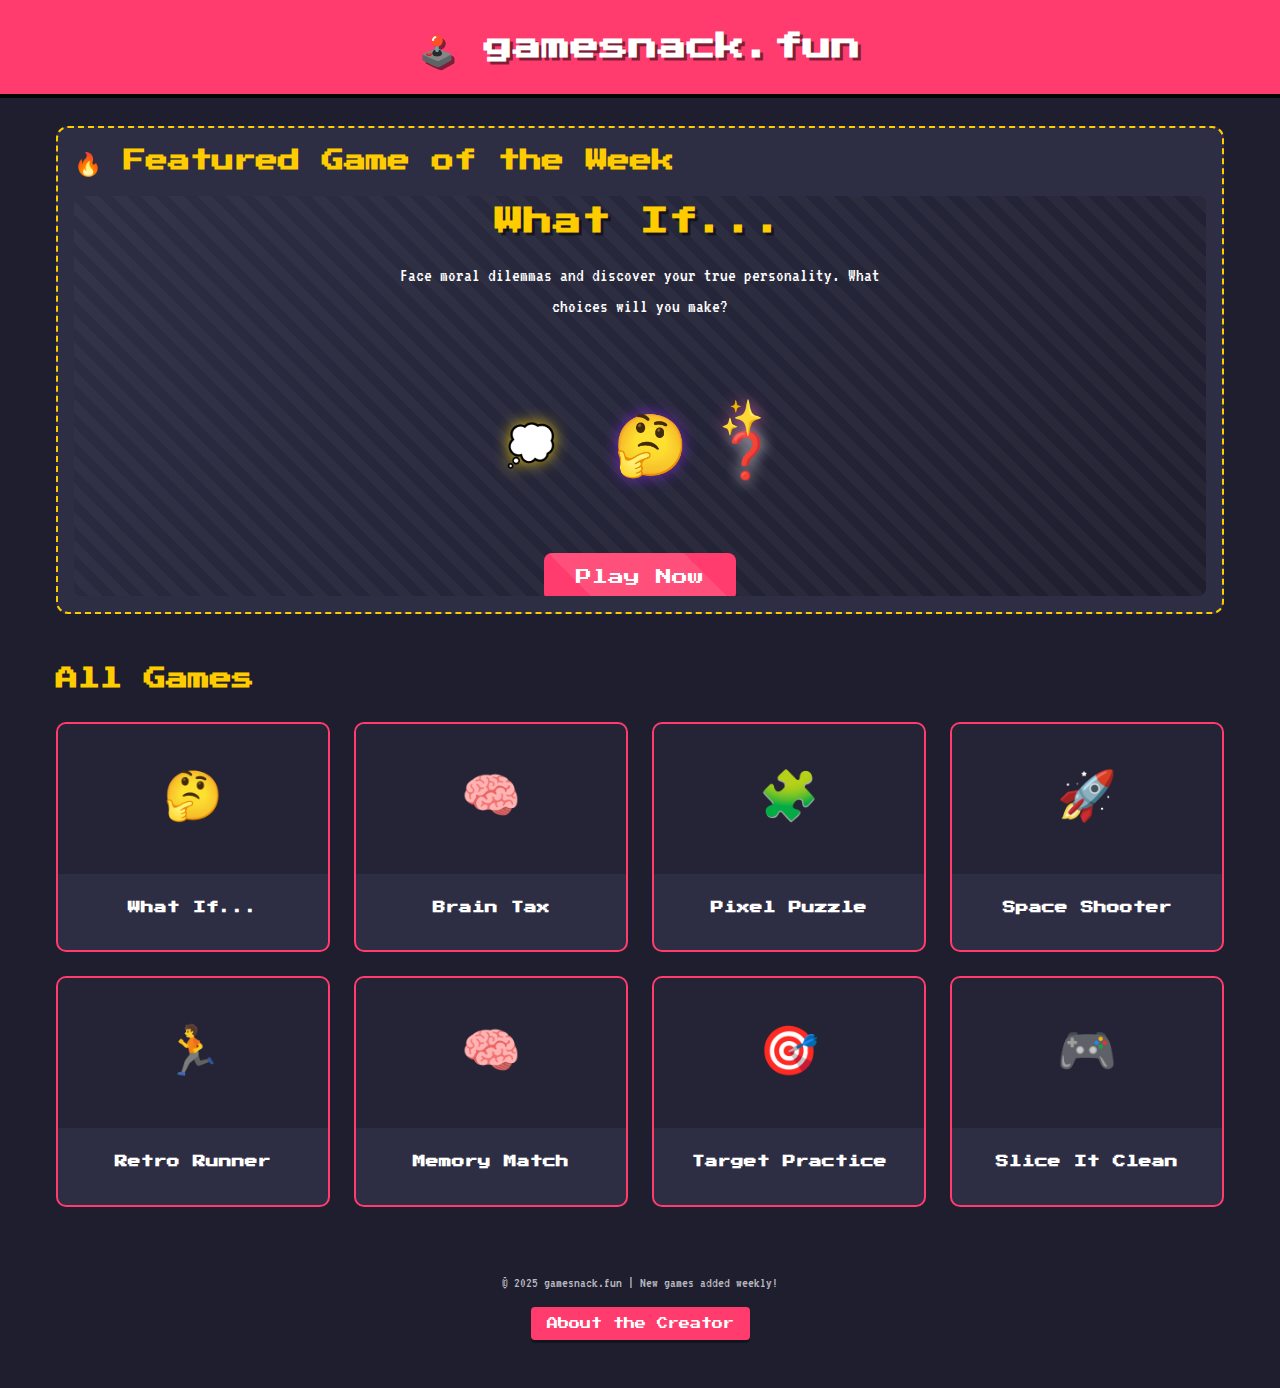
<file: index.html>
<!DOCTYPE html>
<html lang="en">
<head>
    <meta charset="UTF-8">
    <meta name="viewport" content="width=device-width, initial-scale=1.0">
    <!-- Google tag (gtag.js) -->
    <script async src="https://www.googletagmanager.com/gtag/js?id=G-KVVZQCTHH2"></script>
    <script>
      window.dataLayer = window.dataLayer || [];
      function gtag(){dataLayer.push(arguments);}
      gtag('js', new Date());
      gtag('config', 'G-KVVZQCTHH2');
    </script>
    <title>gamesnack.fun - cool little games</title>
    <link rel="preconnect" href="https://fonts.googleapis.com">
    <link rel="preconnect" href="https://fonts.gstatic.com" crossorigin>
    <link href="https://fonts.googleapis.com/css2?family=Press+Start+2P&family=Share+Tech+Mono&family=VT323&display=swap" rel="stylesheet">
    <link rel="stylesheet" href="styles.css">
</head>
<body>
    <header>
        <h1>🕹️ gamesnack.fun</h1>
    </header>

    <main>
        <section class="featured-game">
            <h2>🔥 Featured Game of the Week</h2>
            <div class="game-container">
                <div class="game-preview">
                    <div class="game-preview-content">
                        <h3 class="featured-title">What If...</h3>
                        <p class="featured-description">Face moral dilemmas and discover your true personality. What choices will you make?</p>
                        <div class="featured-animation">
                            <div class="animation-object brain">🤔</div>
                            <div class="animation-object spark">💭</div>
                            <div class="animation-object idea">❓</div>
                            <div class="animation-object star">✨</div>
                        </div>
                        <button id="playFeaturedGame" class="play-button">Play Now</button>
                    </div>
                </div>
            </div>
        </section>

        <section class="games-grid">
            <h2>All Games</h2>
            <div class="grid">
                <!-- Game Card 1 - What If (new featured game) -->
                <div class="game-card">
                    <div class="thumbnail">
                        <div class="placeholder-img">🤔</div>
                    </div>
                    <h3>What If...</h3>
                </div>

                <!-- Game Card 2 - Brain Tax -->
                <div class="game-card">
                    <div class="thumbnail">
                        <div class="placeholder-img">🧠</div>
                    </div>
                    <h3>Brain Tax</h3>
                </div>

                <!-- Game Card 3 -->
                <div class="game-card">
                    <div class="thumbnail">
                        <div class="placeholder-img">🧩</div>
                    </div>
                    <h3>Pixel Puzzle</h3>
                </div>

                <!-- Game Card 4 -->
                <div class="game-card">
                    <div class="thumbnail">
                        <div class="placeholder-img">🚀</div>
                    </div>
                    <h3>Space Shooter</h3>
                </div>

                <!-- Game Card 5 -->
                <div class="game-card">
                    <div class="thumbnail">
                        <div class="placeholder-img">🏃</div>
                    </div>
                    <h3>Retro Runner</h3>
                </div>

                <!-- Game Card 6 -->
                <div class="game-card">
                    <div class="thumbnail">
                        <div class="placeholder-img">🧠</div>
                    </div>
                    <h3>Memory Match</h3>
                </div>

                <!-- Game Card 7 -->
                <div class="game-card">
                    <div class="thumbnail">
                        <div class="placeholder-img">🎯</div>
                    </div>
                    <h3>Target Practice</h3>
                </div>

                <!-- Game Card 8 - Slice It Clean (moved to last) -->
                <div class="game-card">
                    <div class="thumbnail">
                        <div class="placeholder-img">🎮</div>
                    </div>
                    <h3>Slice It Clean</h3>
                </div>
            </div>
        </section>
    </main>

    <footer>
        <p>&copy; 2025 gamesnack.fun | New games added weekly!</p>
        <a href="https://kartik-verse-portfolio.lovable.app/" class="creator-button" target="_blank">About the Creator</a>
    </footer>

    <script src="script.js"></script>
</body>
</html>
</file>
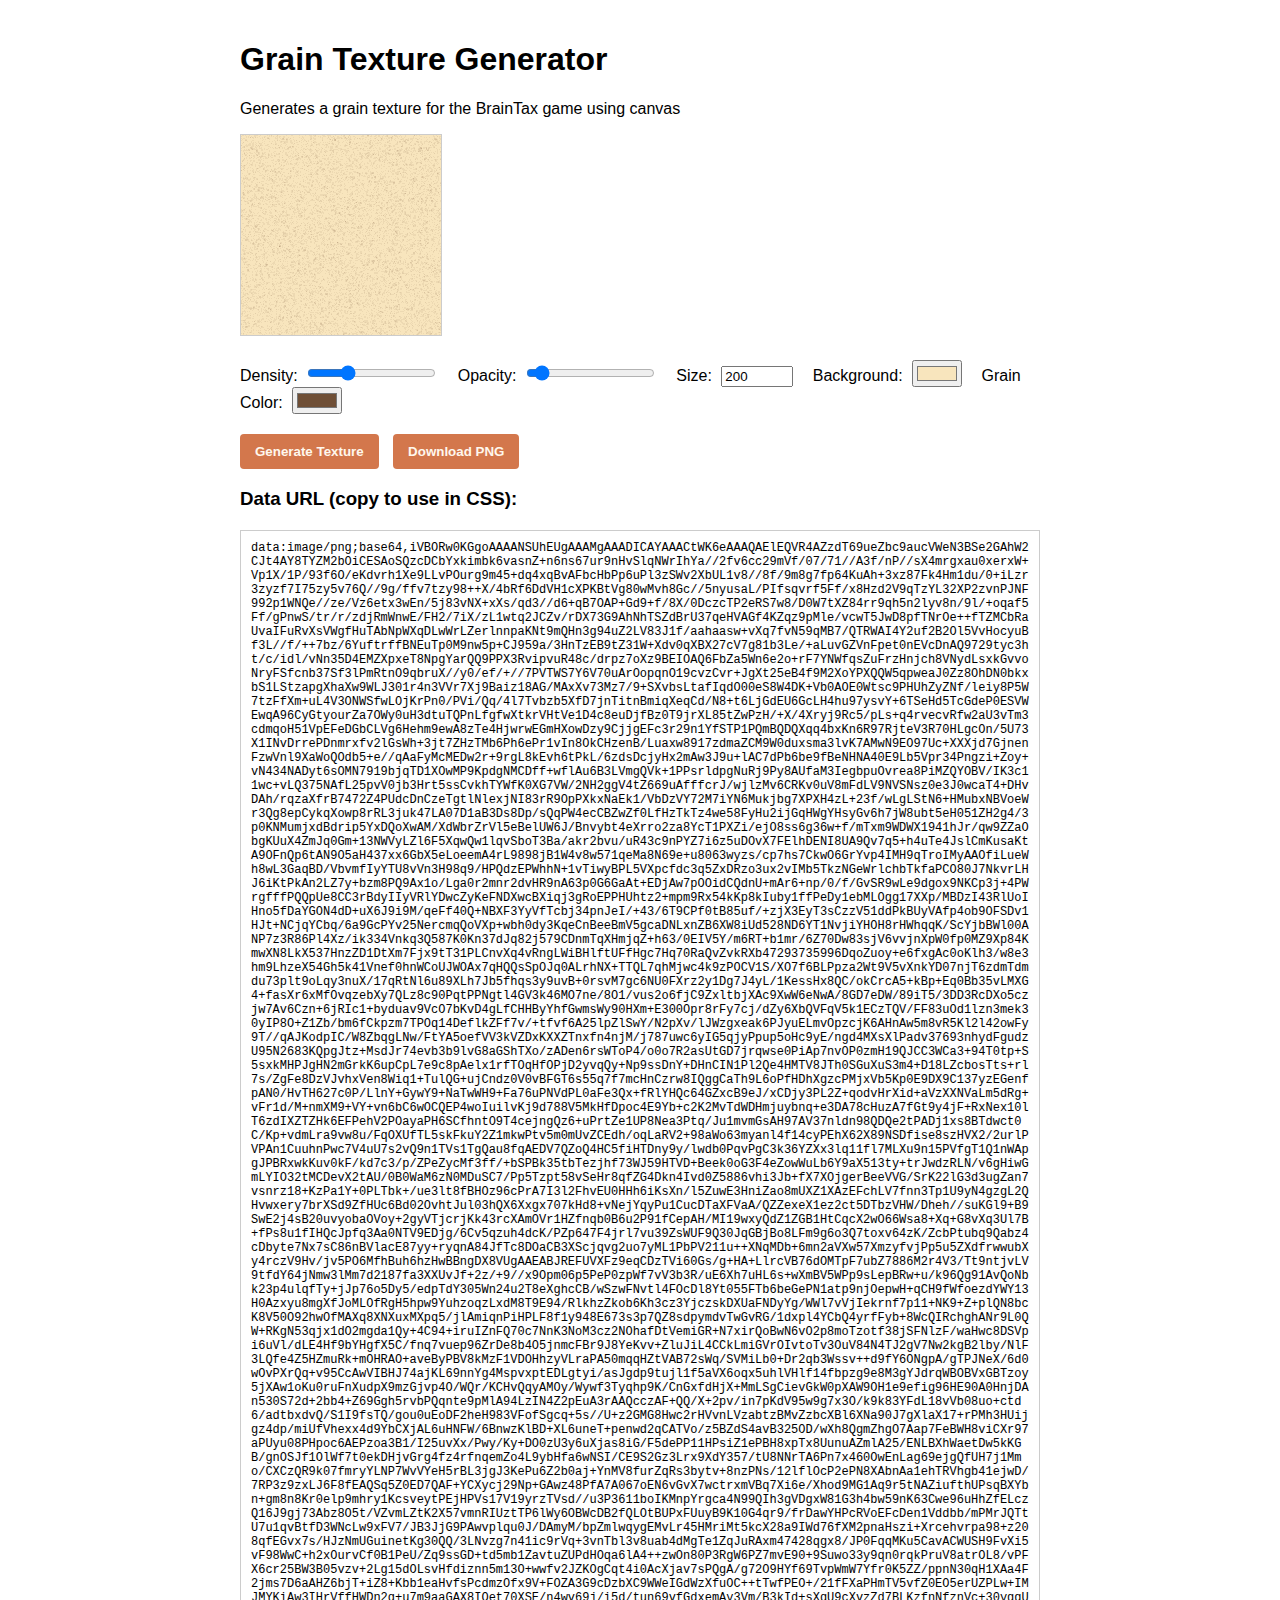
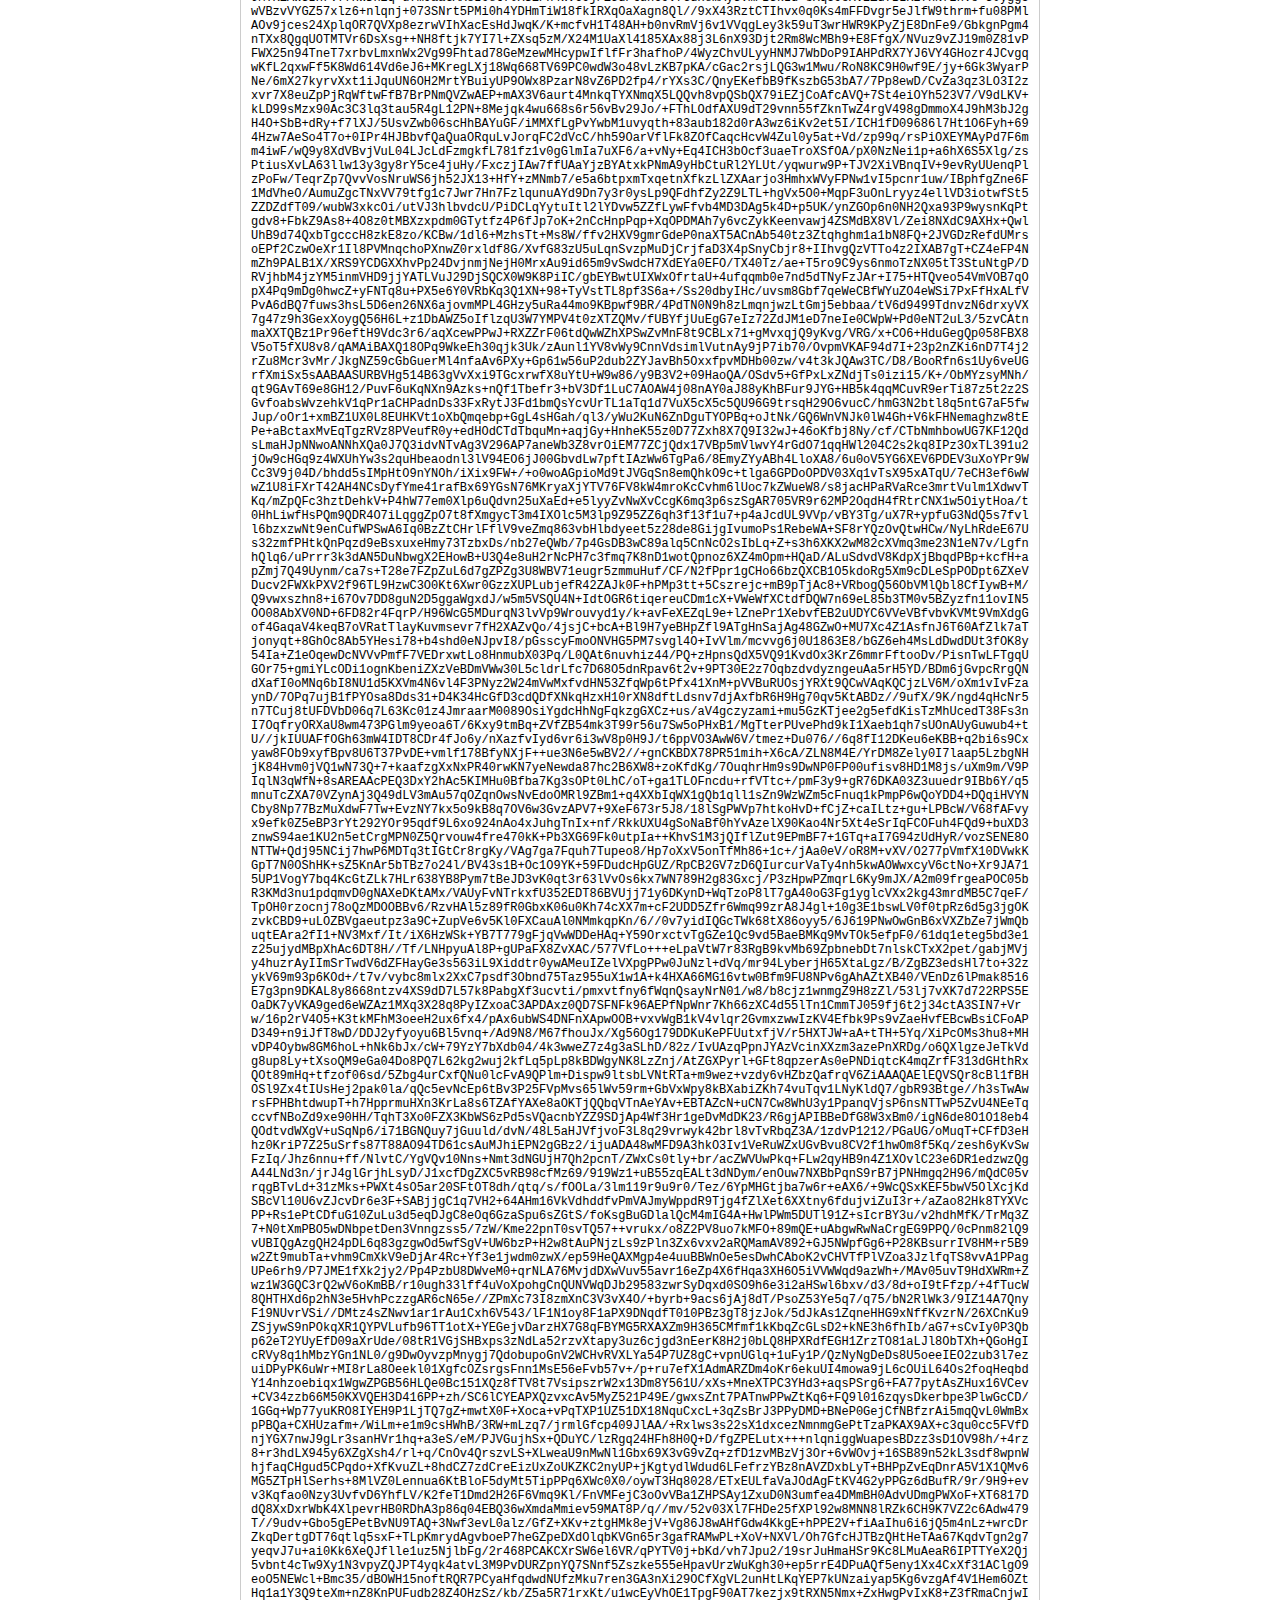
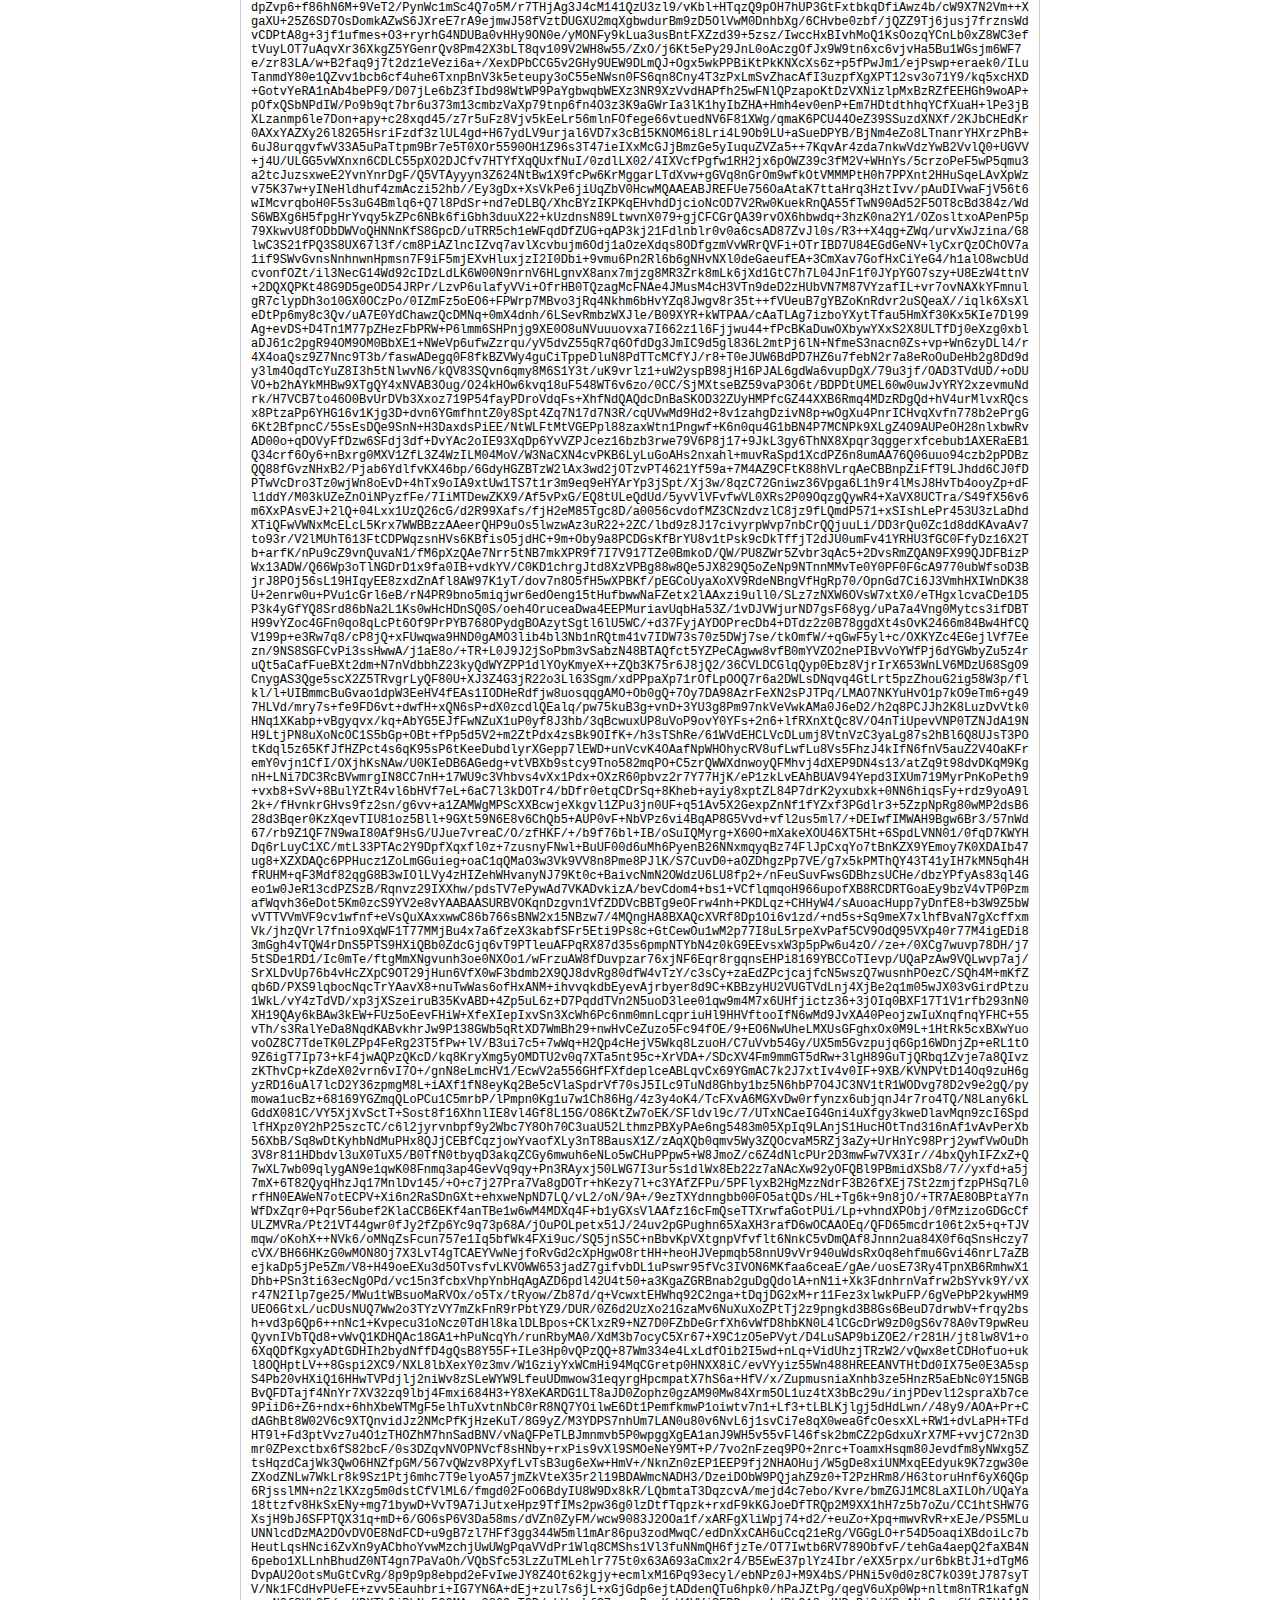
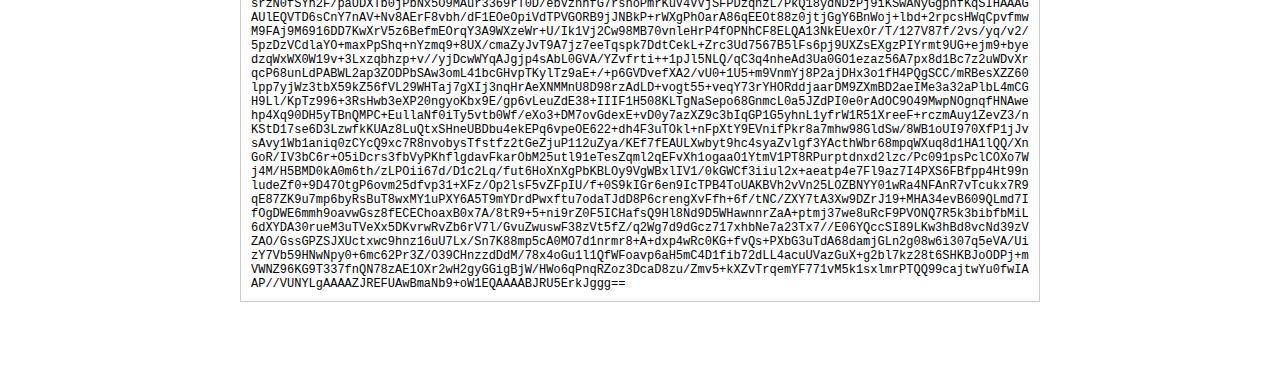
<file: games/brain-tax/assets/images/generate-grain-texture.html>
<!DOCTYPE html>
<html lang="en">
<head>
    <meta charset="UTF-8">
    <meta name="viewport" content="width=device-width, initial-scale=1.0">
    <title>Generate Grain Texture</title>
    <style>
        body {
            font-family: sans-serif;
            max-width: 800px;
            margin: 0 auto;
            padding: 20px;
        }
        canvas {
            border: 1px solid #ccc;
        }
        .controls {
            margin: 20px 0;
        }
        button {
            padding: 10px 15px;
            background: #D3774C;
            color: #FFF7ED;
            border: none;
            border-radius: 4px;
            cursor: pointer;
            font-weight: bold;
            margin-right: 10px;
        }
        label {
            margin-right: 15px;
        }
        input {
            margin-left: 5px;
        }
        #dataUrl {
            word-break: break-all;
            border: 1px solid #ccc;
            padding: 10px;
            margin: 20px 0;
            font-family: monospace;
            font-size: 12px;
        }
    </style>
</head>
<body>
    <h1>Grain Texture Generator</h1>
    <p>Generates a grain texture for the BrainTax game using canvas</p>
    
    <canvas id="canvas" width="200" height="200"></canvas>
    
    <div class="controls">
        <label>
            Density:
            <input type="range" id="density" min="1" max="100" value="30">
        </label>
        <label>
            Opacity:
            <input type="range" id="opacity" min="1" max="100" value="8">
        </label>
        <label>
            Size:
            <input type="number" id="size" min="100" max="1000" value="200">
        </label>
        <label>
            Background:
            <input type="color" id="bgColor" value="#F8E5BD">
        </label>
        <label>
            Grain Color:
            <input type="color" id="grainColor" value="#6F4F36">
        </label>
    </div>
    
    <div>
        <button id="generate">Generate Texture</button>
        <button id="download">Download PNG</button>
    </div>
    
    <h3>Data URL (copy to use in CSS):</h3>
    <div id="dataUrl"></div>
    
    <script>
        const canvas = document.getElementById('canvas');
        const ctx = canvas.getContext('2d');
        const densityInput = document.getElementById('density');
        const opacityInput = document.getElementById('opacity');
        const sizeInput = document.getElementById('size');
        const bgColorInput = document.getElementById('bgColor');
        const grainColorInput = document.getElementById('grainColor');
        const generateBtn = document.getElementById('generate');
        const downloadBtn = document.getElementById('download');
        const dataUrlDisplay = document.getElementById('dataUrl');
        
        function generateGrainTexture() {
            const size = parseInt(sizeInput.value);
            const density = parseInt(densityInput.value);
            const opacity = parseInt(opacityInput.value) / 100;
            const bgColor = bgColorInput.value;
            const grainColor = grainColorInput.value;
            
            // Resize canvas
            canvas.width = size;
            canvas.height = size;
            
            // Fill background
            ctx.fillStyle = bgColor;
            ctx.fillRect(0, 0, size, size);
            
            // Calculate number of grains based on density
            const pixelCount = size * size;
            const grainCount = Math.floor((pixelCount * density) / 100);
            
            // Draw grains
            ctx.fillStyle = grainColor;
            ctx.globalAlpha = opacity;
            
            for (let i = 0; i < grainCount; i++) {
                const x = Math.floor(Math.random() * size);
                const y = Math.floor(Math.random() * size);
                const grainSize = Math.random() > 0.9 ? 2 : 1; // Mostly 1px, sometimes 2px
                
                ctx.fillRect(x, y, grainSize, grainSize);
            }
            
            // Reset opacity
            ctx.globalAlpha = 1;
            
            // Update data URL display
            const dataUrl = canvas.toDataURL('image/png');
            dataUrlDisplay.textContent = dataUrl;
            
            return dataUrl;
        }
        
        generateBtn.addEventListener('click', generateGrainTexture);
        
        downloadBtn.addEventListener('click', () => {
            const dataUrl = generateGrainTexture();
            const link = document.createElement('a');
            link.download = 'grain-texture.png';
            link.href = dataUrl;
            link.click();
        });
        
        // Generate on initial load
        generateGrainTexture();
        
        // Update when inputs change
        densityInput.addEventListener('input', generateGrainTexture);
        opacityInput.addEventListener('input', generateGrainTexture);
        bgColorInput.addEventListener('input', generateGrainTexture);
        grainColorInput.addEventListener('input', generateGrainTexture);
    </script>
</body>
</html>
</file>
<file: styles.css>
/* Base Styles */
:root {
    --bg-color: #1e1e2f;
    --card-bg: #2d2d44;
    --primary-accent: #ff3c6d;
    --highlight: #ffcc00;
    --text-white: #ffffff;
}

* {
    margin: 0;
    padding: 0;
    box-sizing: border-box;
}

body {
    font-family: 'VT323', 'Share Tech Mono', monospace;
    background-color: var(--bg-color);
    color: var(--text-white);
    line-height: 1.6;
    padding-bottom: 2rem;
}

/* Typography */
h1, h2, h3 {
    font-family: 'Press Start 2P', cursive;
    margin-bottom: 1rem;
}

h1 {
    font-size: 1.8rem;
}

h2 {
    font-size: 1.4rem;
    color: var(--highlight);
}

h3 {
    font-size: 1rem;
    margin-top: 0.5rem;
}

/* Header */
header {
    background-color: var(--primary-accent);
    padding: 1.5rem 0;
    text-align: center;
    box-shadow: 0 4px 0 rgba(0, 0, 0, 0.8);
    margin-bottom: 2rem;
}

header h1 {
    margin: 0;
    color: var(--text-white);
    text-shadow: 3px 3px 0 rgba(0, 0, 0, 0.5);
}

/* Main Content */
main {
    max-width: 1200px;
    margin: 0 auto;
    padding: 0 1rem;
}

/* Featured Game Section */
.featured-game {
    background-color: var(--card-bg);
    border: 2px dashed var(--highlight);
    border-radius: 12px;
    margin: 24px 0;
    padding: 16px;
}

.game-container {
    width: 100%;
    height: 400px;
    background-color: rgba(0, 0, 0, 0.2);
    border-radius: 8px;
    overflow: hidden;
    position: relative;
}

.game-preview {
    width: 100%;
    height: 100%;
    display: flex;
    justify-content: center;
    align-items: center;
    background: linear-gradient(135deg, #2d2d44 0%, #1e1e2f 100%);
    position: relative;
    overflow: hidden;
}

.game-preview::before {
    content: '';
    position: absolute;
    width: 100%;
    height: 100%;
    background: repeating-linear-gradient(45deg, transparent, transparent 10px, rgba(255, 255, 255, 0.03) 10px, rgba(255, 255, 255, 0.03) 20px);
    z-index: 1;
}

.game-preview-content {
    z-index: 2;
    text-align: center;
    padding: 2rem;
    width: 100%;
    max-width: 600px;
}

.featured-title {
    font-family: 'Press Start 2P', cursive;
    font-size: 1.8rem;
    color: var(--highlight);
    margin-bottom: 1rem;
    text-shadow: 3px 3px 0 rgba(0, 0, 0, 0.5);
    animation: pulse 2s infinite;
}

.featured-description {
    font-size: 1.2rem;
    margin-bottom: 2rem;
    color: var(--text-white);
}

.featured-animation {
    position: relative;
    height: 150px;
    margin: 2rem auto;
    width: 100%;
}

.animation-object {
    position: absolute;
    z-index: 2;
}

.animation-object.circle {
    width: 50px;
    height: 50px;
    background-color: var(--primary-accent);
    border-radius: 50%;
    left: 20%;
    top: 30%;
    animation: float-left-right 4s infinite ease-in-out;
}

.animation-object.square {
    width: 45px;
    height: 45px;
    background-color: var(--highlight);
    right: 25%;
    top: 40%;
    animation: float-right-left 5s infinite ease-in-out;
}

.animation-object.triangle {
    width: 0;
    height: 0;
    border-left: 25px solid transparent;
    border-right: 25px solid transparent;
    border-bottom: 50px solid #4deeea;
    left: 45%;
    top: 20%;
    animation: float-up-down 3.5s infinite ease-in-out;
}

.animation-object.brain {
    font-size: 60px;
    left: 45%;
    top: 30%;
    animation: pulse 2s infinite ease-in-out, float-up-down 4s infinite ease-in-out;
    text-shadow: 0 0 15px rgba(138, 43, 226, 0.8);
}

.animation-object.spark {
    font-size: 40px;
    left: 25%;
    top: 40%;
    animation: float-left-right 5s infinite ease-in-out, blink 1.5s infinite;
    text-shadow: 0 0 15px rgba(255, 215, 0, 0.8);
}

.animation-object.idea {
    font-size: 45px;
    right: 25%;
    top: 45%;
    animation: float-right-left 4.5s infinite ease-in-out, pulse 3s infinite;
    text-shadow: 0 0 15px rgba(255, 255, 255, 0.8);
}

.animation-object.star {
    font-size: 35px;
    left: 65%;
    top: 25%;
    animation: float-up-down 3s infinite ease-in-out, rotate 6s infinite linear;
    text-shadow: 0 0 15px rgba(255, 105, 180, 0.8);
}

.animation-slice {
    position: absolute;
    width: 0%;
    height: 3px;
    background-color: rgba(255, 255, 255, 0.8);
    top: 50%;
    left: 0;
    transform-origin: left center;
    z-index: 3;
    animation: slice-animation 4s infinite;
}

.play-button {
    font-family: 'Press Start 2P', cursive;
    font-size: 1rem;
    background-color: var(--primary-accent);
    color: var(--text-white);
    border: none;
    border-radius: 8px;
    padding: 1rem 2rem;
    cursor: pointer;
    box-shadow: 0 6px 0 rgba(0, 0, 0, 0.3);
    transition: transform 0.1s, box-shadow 0.1s;
    position: relative;
    overflow: hidden;
    margin-top: 1rem;
}

.play-button::before {
    content: '';
    position: absolute;
    top: -50%;
    left: -50%;
    width: 200%;
    height: 200%;
    background: rgba(255, 255, 255, 0.1);
    transform: rotate(45deg);
    animation: button-shine 3s infinite;
}

.play-button:hover {
    transform: translateY(-3px);
    box-shadow: 0 9px 0 rgba(0, 0, 0, 0.3);
}

.play-button:active {
    transform: translateY(3px);
    box-shadow: 0 3px 0 rgba(0, 0, 0, 0.3);
}

.iframe-placeholder {
    display: flex;
    flex-direction: column;
    justify-content: center;
    align-items: center;
    height: 100%;
    font-family: 'Press Start 2P', cursive;
    font-size: 1.5rem;
    color: var(--primary-accent);
    text-align: center;
    background-color: rgba(0, 0, 0, 0.3);
}

.coming-soon {
    font-size: 1rem;
    margin-top: 1rem;
    color: var(--highlight);
}

/* Animations */
@keyframes pulse {
    0%, 100% { transform: scale(1); }
    50% { transform: scale(1.2); }
}

@keyframes float-left-right {
    0% { transform: translateX(0) rotate(0deg); }
    25% { transform: translateX(50px) rotate(15deg); }
    50% { transform: translateX(100px) rotate(0deg); }
    75% { transform: translateX(50px) rotate(-15deg); }
    100% { transform: translateX(0) rotate(0deg); }
}

@keyframes float-right-left {
    0% { transform: translateX(0) rotate(0deg); }
    25% { transform: translateX(-50px) rotate(-15deg); }
    50% { transform: translateX(-100px) rotate(0deg); }
    75% { transform: translateX(-50px) rotate(15deg); }
    100% { transform: translateX(0) rotate(0deg); }
}

@keyframes float-up-down {
    0% { transform: translateY(0); }
    50% { transform: translateY(30px); }
    100% { transform: translateY(0); }
}

@keyframes slice-animation {
    0% { width: 0%; opacity: 0; }
    15% { width: 0%; opacity: 0; }
    20% { width: 100%; opacity: 1; transform: rotate(15deg); }
    25% { width: 100%; opacity: 0; }
    40% { width: 0%; opacity: 0; }
    65% { width: 0%; opacity: 0; }
    70% { width: 100%; opacity: 1; transform: rotate(-20deg); }
    75% { width: 100%; opacity: 0; }
    100% { width: 0%; opacity: 0; }
}

@keyframes button-shine {
    0% { left: -50%; }
    100% { left: 150%; }
}

@keyframes blink {
    0%, 100% { opacity: 1; }
    50% { opacity: 0.5; }
}

@keyframes rotate {
    from { transform: rotate(0deg); }
    to { transform: rotate(360deg); }
}

/* Games Grid */
.games-grid {
    margin-top: 3rem;
}

.grid {
    display: grid;
    grid-template-columns: repeat(auto-fill, minmax(250px, 1fr));
    gap: 1.5rem;
    margin-top: 1.5rem;
}

.game-card {
    background-color: var(--card-bg);
    border: 2px solid var(--primary-accent);
    border-radius: 10px;
    overflow: hidden;
    transition: transform 0.3s ease, box-shadow 0.3s ease;
    cursor: pointer;
    position: relative;
}

.game-card:hover {
    transform: scale(1.05);
    box-shadow: 0 0 15px rgba(255, 60, 109, 0.5);
}

.thumbnail {
    height: 150px;
    background-color: rgba(0, 0, 0, 0.2);
    display: flex;
    justify-content: center;
    align-items: center;
}

.placeholder-img {
    font-size: 3rem;
    color: var(--highlight);
}

.game-card h3 {
    padding: 1rem;
    text-align: center;
    font-family: 'Press Start 2P', cursive;
    font-size: 0.8rem;
}

/* Fullscreen Button */
.fullscreen-button {
    position: absolute;
    top: 10px;
    right: 10px;
    background-color: var(--highlight);
    color: var(--bg-color);
    border: none;
    border-radius: 50%;
    width: 30px;
    height: 30px;
    font-size: 16px;
    display: flex;
    justify-content: center;
    align-items: center;
    cursor: pointer;
    opacity: 0.8;
    transition: all 0.3s ease;
    z-index: 10;
}

.fullscreen-button:hover {
    opacity: 1;
    transform: scale(1.1);
    box-shadow: 0 0 10px rgba(255, 204, 0, 0.7);
}

/* Footer */
footer {
    text-align: center;
    margin-top: 3rem;
    padding: 1rem;
    font-size: 0.9rem;
    color: rgba(255, 255, 255, 0.7);
}

.creator-button {
    display: inline-block;
    margin-top: 0.8rem;
    padding: 0.5rem 1rem;
    background-color: var(--primary-accent);
    color: var(--text-white);
    text-decoration: none;
    border-radius: 4px;
    font-family: 'Press Start 2P', cursive;
    font-size: 0.7rem;
    transition: transform 0.2s, box-shadow 0.2s;
    box-shadow: 0 3px 0 rgba(0, 0, 0, 0.3);
}

.creator-button:hover {
    transform: translateY(-2px);
    box-shadow: 0 5px 0 rgba(0, 0, 0, 0.3);
}

.creator-button:active {
    transform: translateY(1px);
    box-shadow: 0 2px 0 rgba(0, 0, 0, 0.3);
}

/* Responsive Adjustments */
@media (max-width: 768px) {
    .grid {
        grid-template-columns: repeat(2, 1fr);
    }
    
    h1 {
        font-size: 1.4rem;
    }
    
    h2 {
        font-size: 1.2rem;
    }
    
    .game-container {
        height: 300px;
    }
}

@media (max-width: 480px) {
    .grid {
        grid-template-columns: 1fr;
    }
    
    h1 {
        font-size: 1.2rem;
    }
    
    .game-container {
        height: 250px;
    }
    
    .iframe-placeholder {
        font-size: 1.2rem;
    }
}

/* Rickroll Overlay */
.rickroll-overlay {
    position: fixed;
    top: 0;
    left: 0;
    width: 100%;
    height: 100%;
    background-color: rgba(0, 0, 0, 0.9);
    z-index: 1000;
    display: flex;
    flex-direction: column;
    justify-content: center;
    align-items: center;
    text-align: center;
    color: white;
    padding: 2rem;
    backdrop-filter: blur(4px);
    animation: pixel-fade-in 0.3s ease-out;
}

.rickroll-title {
    font-family: 'Press Start 2P', cursive;
    color: var(--highlight);
    margin-bottom: 2rem;
    text-shadow: 3px 3px 0 rgba(0, 0, 0, 0.5);
    animation: pixel-bounce 0.5s ease-out;
}

.rickroll-message {
    font-family: 'VT323', monospace;
    font-size: 1.2rem;
    color: var(--primary-accent);
    margin-top: 1rem;
    animation: blink 1.5s infinite;
}

.video-container {
    width: 100%;
    max-width: 560px;
    aspect-ratio: 16/9;
    margin: 0 auto;
    border: 4px solid var(--primary-accent);
    border-radius: 8px;
    overflow: hidden;
    box-shadow: 0 0 20px rgba(255, 60, 109, 0.4);
}

.close-button {
    margin-top: 2rem;
}

@keyframes pixel-fade-in {
    from { opacity: 0; }
    to { opacity: 1; }
}

@keyframes pixel-bounce {
    0% { transform: scale(0.8); }
    50% { transform: scale(1.1); }
    100% { transform: scale(1); }
}

/* Rickroll Elements */
.pixel-decoration {
    position: absolute;
    width: 100%;
    height: 100%;
    pointer-events: none;
    z-index: 0;
    overflow: hidden;
}

.floating-pixel {
    position: absolute;
    font-size: 24px;
    opacity: 0.7;
    animation: float-around 15s infinite linear;
    filter: drop-shadow(0 0 5px rgba(255, 255, 255, 0.6));
    z-index: 1;
}

@keyframes float-around {
    0% {
        transform: translate(0, 0) rotate(0deg);
    }
    25% {
        transform: translate(100px, 50px) rotate(90deg);
    }
    50% {
        transform: translate(50px, 100px) rotate(180deg);
    }
    75% {
        transform: translate(-50px, 50px) rotate(270deg);
    }
    100% {
        transform: translate(0, 0) rotate(360deg);
    }
}

@keyframes pixel-fade-out {
    0% {
        opacity: 1;
        transform: scale(1);
        clip-path: polygon(0% 0%, 100% 0%, 100% 100%, 0% 100%);
    }
    15% {
        opacity: 1;
        transform: scale(1.05);
        clip-path: polygon(0% 0%, 100% 0%, 100% 100%, 0% 100%);
    }
    100% {
        opacity: 0;
        transform: scale(0);
        clip-path: polygon(50% 50%, 50% 50%, 50% 50%, 50% 50%);
    }
}

/* Rickroll Elements */
.fallback-button {
    background-color: rgba(0, 0, 0, 0.7) !important;
    border: 2px solid var(--highlight) !important;
    font-size: 0.8rem !important;
    padding: 0.8rem 1.5rem !important;
    white-space: nowrap;
    text-shadow: 1px 1px 2px black;
}
</file>
